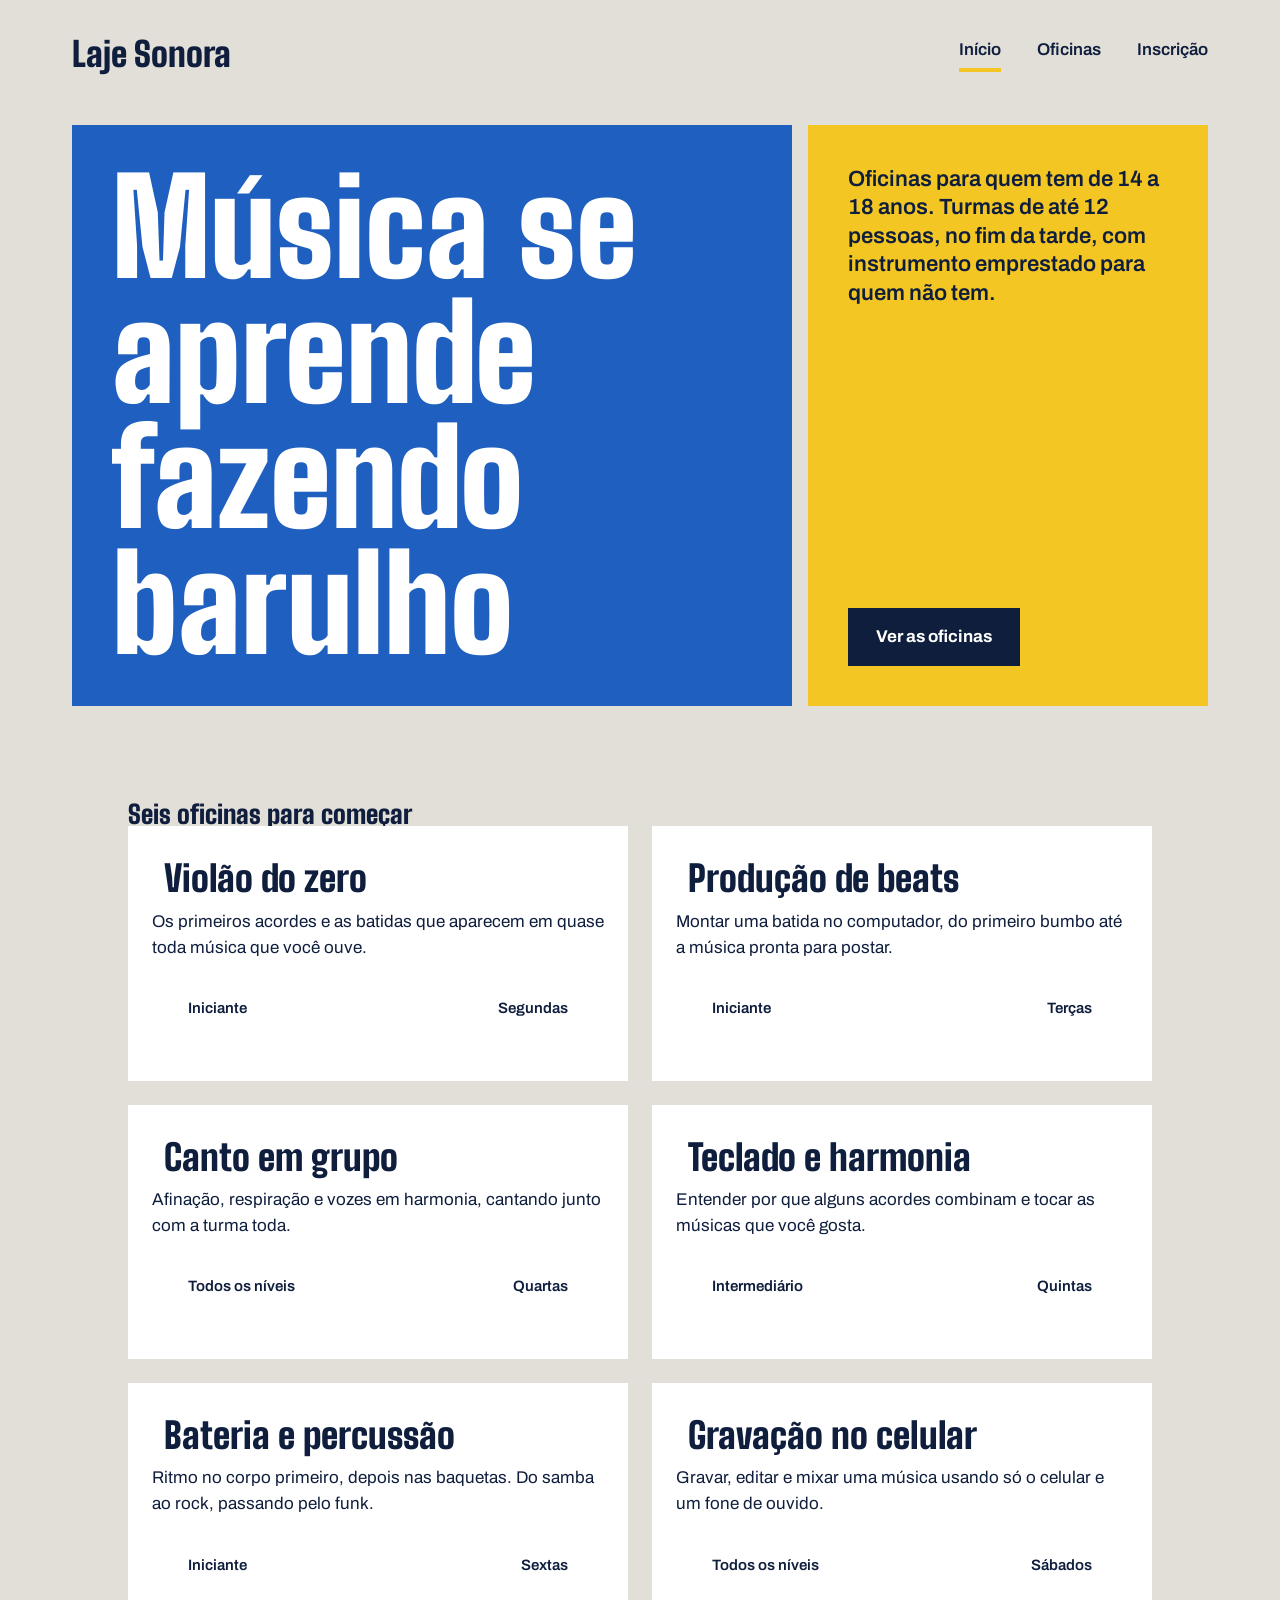
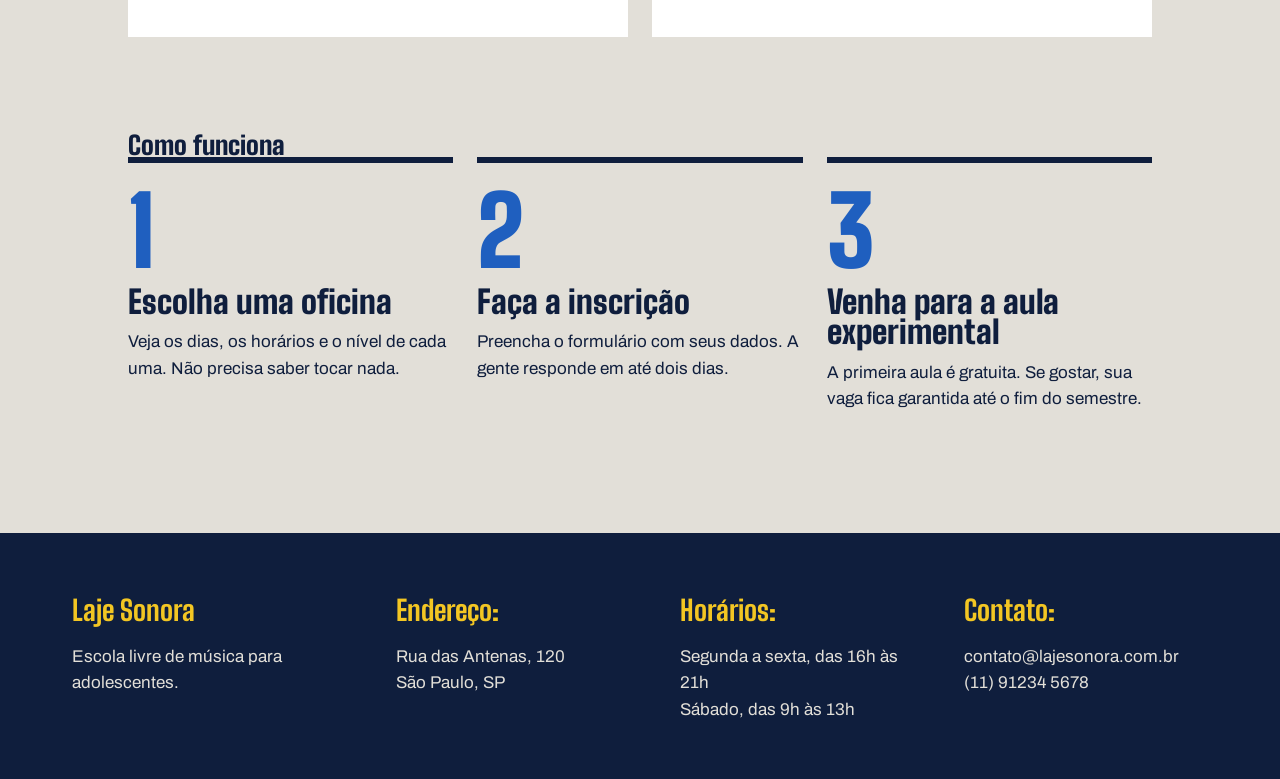
<file: index.html>
<!DOCTYPE html>
<html lang="pt-BR">
<head>
    <meta charset="UTF-8">
    <meta name="viewport" content="width=device-width, initial-scale=1.0">
    <link rel="stylesheet" href="index.css">
    <link rel="stylesheet" href="oficina.html">
    <title>Laje sonora | início</title>

    <link rel="preconnect" href="https://fonts.googleapis.com">
    <link rel="preconnect" href="https://fonts.gstatic.com" crossorigin>
    <link href="https://fonts.googleapis.com/css2?family=Archivo:ital,wght@0,100..900;1,100..900&family=Big+Shoulders:opsz,wght@10..72,100..900&display=swap" rel="stylesheet">
</head>
<body>
    <header class="conteudo topo">
        <a href="index.html" class="logo">
            Laje Sonora
        </a>

        <nav class="menu">
            <a href="./index.html" class="atual">Início</a>
            <a href="./oficina.html">Oficinas</a>
            <a href="./inscricao.html">Inscrição</a>
        </nav>
    </header>

    <main>
        <section class="conteudo cartazes">
            <div class="cartaz cartaz-principal">
                <h1>Música se aprende fazendo barulho</h1>
            </div>
            <div class="cartaz cartaz-lateral">
                <p>Oficinas para quem tem de 14 a 18 anos. Turmas de até 12 pessoas, no fim da tarde, com instrumento emprestado para quem não tem.</p>
                <a href="./oficinas.html" class="botao">Ver as oficinas</a>
            </div>
        </section>
        <section class="conteudo secao">
            <h2 class="titulo-secao">Seis oficinas para começar</h2>
            <div class="cards">
                <article class="card">
                    <div class="foto foto-azul"></div>
                    <div class="card-texto">
                        <h3>Violão do zero</h3>
                        <p>Os primeiros acordes e as batidas que aparecem em quase toda música que você ouve.</p>
                        <div class="card-info">
                            <span>Iniciante</span>
                            <span>Segundas</span>
                        </div>
                    </div>
                </article>
                <article class="card">
                    <div class="foto foto-amarela"></div>
                    <div class="card-texto">
                        <h3>Produção de beats</h3>
                        <p>Montar uma batida no computador, do primeiro bumbo até a música pronta para postar.</p>
                        <div class="card-info">
                            <span>Iniciante</span>
                            <span>Terças</span>
                        </div>
                    </div>
                </article>
                <article class="card">
                    <div class="foto foto-tinta"></div>
                    <div class="card-texto">
                        <h3>Canto em grupo</h3>
                        <p>Afinação, respiração e vozes em harmonia, cantando junto com a turma toda.</p>
                        <div class="card-info">
                            <span>Todos os níveis</span>
                            <span>Quartas</span>
                        </div>
                    </div>
                </article>
                <article class="card">
                    <div class="foto foto"></div>
                    <div class="card-texto">
                        <h3>Teclado e harmonia</h3>
                        <p>Entender por que alguns acordes combinam e tocar as músicas que você gosta.</p>
                        <div class="card-info">
                            <span>Intermediário</span>
                            <span>Quintas</span>
                        </div>
                    </div>
                </article>
                <article class="card">
                    <div class="foto foto-azul"></div>
                    <div class="card-texto">
                        <h3>Bateria e percussão</h3>
                        <p>Ritmo no corpo primeiro, depois nas baquetas. Do samba ao rock, passando pelo funk.</p>
                        <div class="card-info">
                            <span>Iniciante</span>
                            <span>Sextas</span>
                        </div>
                    </div>
                </article>
                <article class="card">
                    <div class="foto foto-amarela"></div>
                    <div class="card-texto">
                        <h3>Gravação no celular</h3>
                        <p>Gravar, editar e mixar uma música usando só o celular e um fone de ouvido.</p>
                        <div class="card-info">
                            <span>Todos os níveis</span>
                            <span>Sábados</span>
                        </div>
                    </div>
                </article>
            </div>
        </section>
        <section class="conteudo secao">
            <h2 class="titulo-secao">Como funciona</h2>
            <div class="passos">
                <div class="passo">
                    <p class="passo-numero">1</p>
                    <h3>Escolha uma oficina</h3>
                    <p>Veja os dias, os horários e o nível de cada uma. Não precisa saber tocar nada.</p>
                </div>
                <div class="passo">
                    <p class="passo-numero">2</p>
                    <h3>Faça a inscrição</h3>
                    <p>Preencha o formulário com seus dados. A gente responde em até dois dias.</p>
                </div>
                <div class="passo">
                    <p class="passo-numero">3</p>
                    <h3>Venha para a aula experimental</h3>
                    <p>A primeira aula é gratuita. Se gostar, sua vaga fica garantida até o fim do semestre.</p>
                </div>
            </div>
        </section>
    </main>
    <footer class="rodape">
        <div class="conteudo rodape-colunas">
            <div class="rodape-coluna">
                <h4>Laje Sonora</h4>
                <p>Escola livre de música para adolescentes.</p>
            </div>
            <br>
            <div class="rodape-coluna">
                <h4>Endereço:</h4>
                <p>Rua das Antenas, 120 <br> São Paulo, SP</p>
            </div>            
            <div class="rodape-coluna">
                <h4>Horários:</h4>
                <p>Segunda a sexta, das 16h às 21h <br> Sábado, das 9h às 13h</p>
            </div>            
            <div class="rodape-coluna">
                <h4>Contato:</h4>
                <p>contato@lajesonora.com.br <br> (11) 91234 5678</p>
            </div>            
        </div>
    </footer>
</body>
</html>
</file>
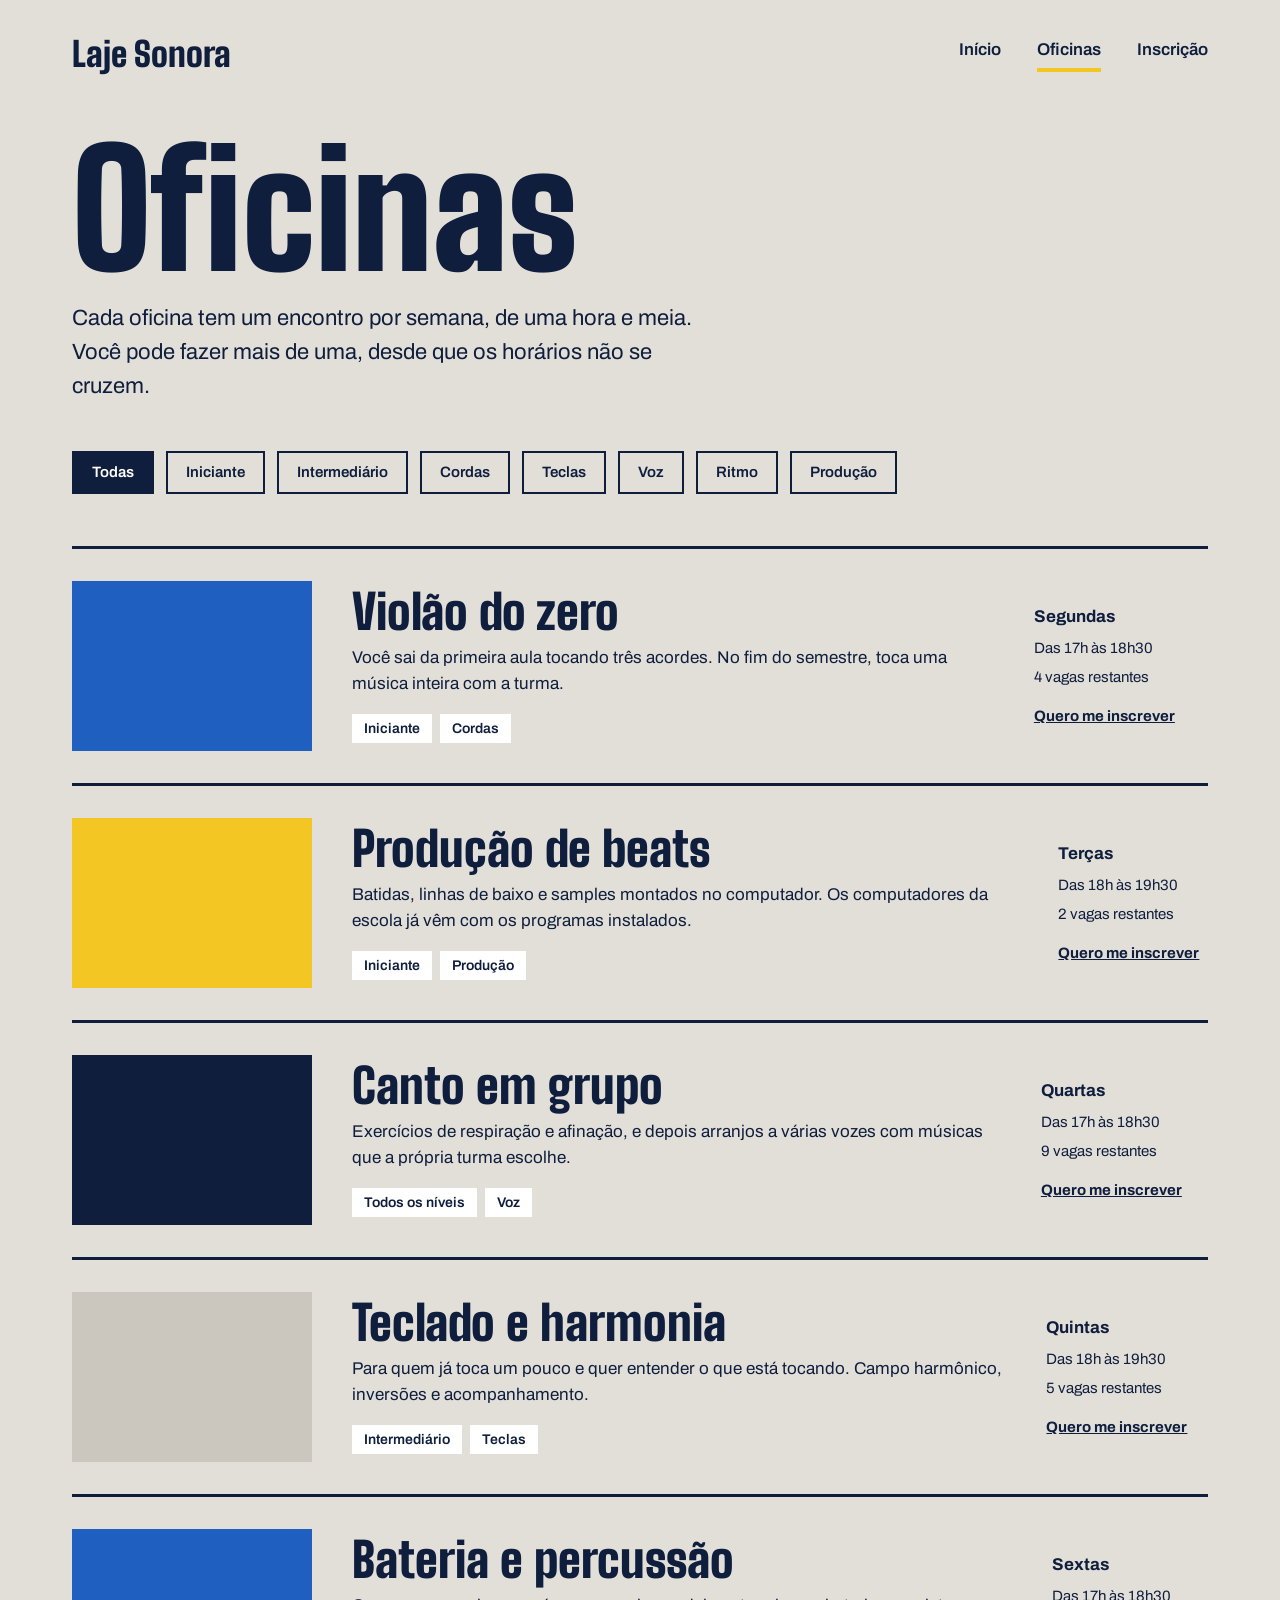
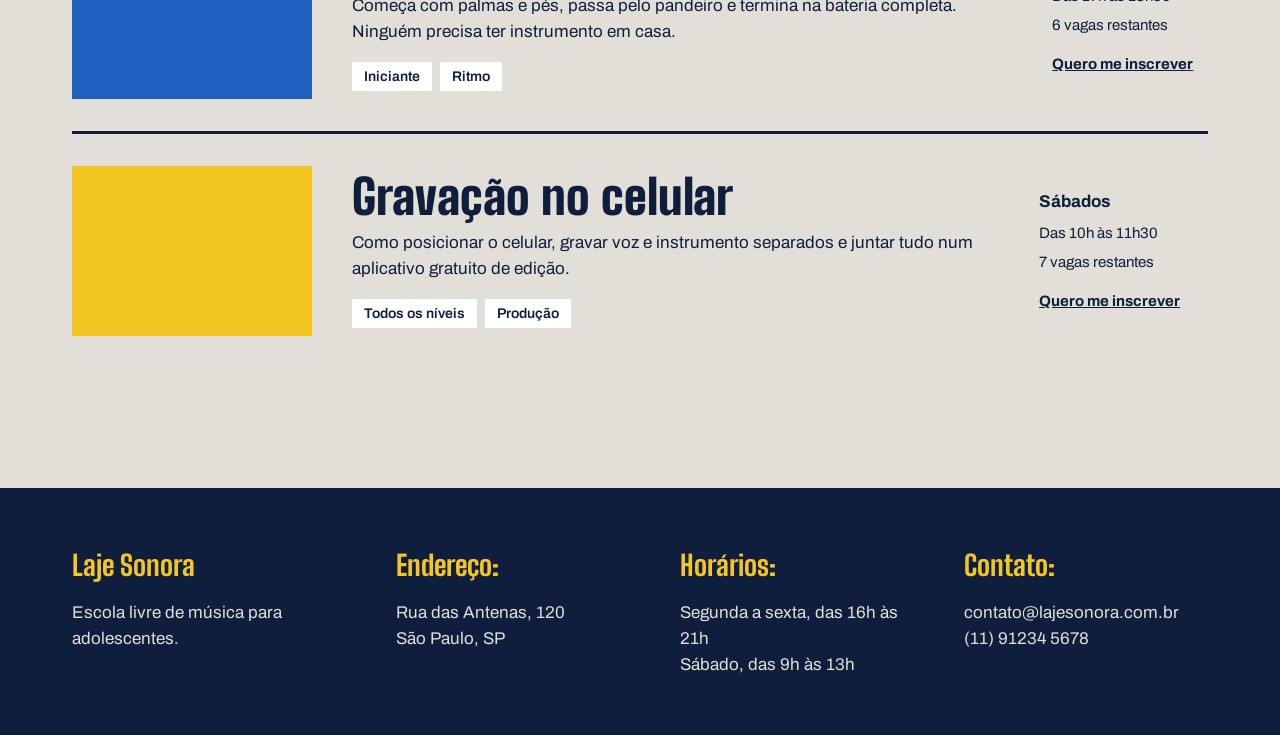
<file: oficina.html>
<!DOCTYPE html>
<html lang="pt-BR">
<head>
    <meta charset="UTF-8">
    <meta name="viewport" content="width=device-width, initial-scale=1.0">
    <link rel="stylesheet" href="oficina.css">
    <title>Laje sonora | Oficinas</title>

    <link rel="preconnect" href="https://fonts.googleapis.com">
    <link rel="preconnect" href="https://fonts.gstatic.com" crossorigin>
    <link href="https://fonts.googleapis.com/css2?family=Archivo:ital,wght@0,100..900;1,100..900&family=Big+Shoulders:opsz,wght@10..72,100..900&display=swap" rel="stylesheet">
</head>
<body>
    <header class="conteudo topo">
        <a href="index.html" class="logo">
            Laje Sonora
        </a>

        <nav class="menu">
            <a href="./index.html">Início</a>
            <a href="./oficina.html" class="atual">Oficinas</a>
            <a href="./inscricao.html">Inscrição</a>
        </nav>
    </header>

    <main class="conteudo"> 
        <h1 class="titulo-pagina">Oficinas</h1>
        <p class="subtitulo-pagina">Cada oficina tem um encontro por semana, de uma hora e meia. Você pode fazer mais de uma, desde que os horários não se cruzem.</p>
        <div class="filtros">
            <span class="filtro ativo">
                Todas
            </span>
            <span class="filtro">
                Iniciante
            </span>
            <span class="filtro">
                Intermediário
            </span>
            <span class="filtro">
                Cordas
            </span>
            <span class="filtro">
                Teclas
            </span>
            <span class="filtro">
                Voz
            </span>
            <span class="filtro">
                Ritmo
            </span>
            <span class="filtro">
                Produção
            </span>
            <div class="lista">
                <article class="oficina">
                    <div class="foto foto-azul"></div>
                    <div class="oficina-texto">
                        <h2>Violão do zero</h2>
                        <p>Você sai da primeira aula tocando três acordes. No fim do semestre, toca uma música inteira com a turma.</p>
                        <div class="etiquetas">
                            <span class="etiqueta">Iniciante</span>
                            <span class="etiqueta">Cordas</span>
                        </div>
                    </div>
                    <div class="oficina-detalhes">
                        <strong>Segundas</strong>
                        <span>Das 17h às 18h30</span>
                        <span>4 vagas restantes</span>
                        <a href="./inscricao.html">Quero me inscrever</a>
                    </div>
                </article>
                <article class="oficina">
                    <div class="foto foto-amarela"></div>
                    <div class="oficina-texto">
                        <h2>Produção de beats</h2>
                        <p>Batidas, linhas de baixo e samples montados no computador. Os computadores da escola já vêm com os programas instalados.</p>
                        <div class="etiquetas">
                            <span class="etiqueta">Iniciante</span>
                            <span class="etiqueta">Produção</span>
                        </div>
                    </div>
                    <div class="oficina-detalhes">
                        <strong>Terças</strong>
                        <span>Das 18h às 19h30</span>
                        <span>2 vagas restantes</span>
                        <a href="./inscricao.html">Quero me inscrever</a>
                    </div>
                </article>
                <article class="oficina">
                    <div class="foto foto-tinta"></div>
                    <div class="oficina-texto">
                        <h2>Canto em grupo</h2>
                        <p>Exercícios de respiração e afinação, e depois arranjos a várias vozes com músicas que a própria turma escolhe.</p>
                        <div class="etiquetas">
                            <span class="etiqueta">Todos os níveis</span>
                            <span class="etiqueta">Voz</span>
                        </div>
                    </div>
                    <div class="oficina-detalhes">
                        <strong>Quartas</strong>
                        <span>Das 17h às 18h30</span>
                        <span>9 vagas restantes</span>
                        <a href="./inscricao.html">Quero me inscrever</a>
                    </div>
                </article>
                <article class="oficina">
                    <div class="foto"></div>
                    <div class="oficina-texto">
                        <h2>Teclado e harmonia</h2>
                        <p>Para quem já toca um pouco e quer entender o que está tocando. Campo harmônico, inversões e acompanhamento.</p>
                        <div class="etiquetas">
                            <span class="etiqueta">Intermediário</span>
                            <span class="etiqueta">Teclas</span>
                        </div>
                    </div>
                    <div class="oficina-detalhes">
                        <strong>Quintas</strong>
                        <span>Das 18h às 19h30</span>
                        <span>5 vagas restantes</span>
                        <a href="./inscricao.html">Quero me inscrever</a>
                    </div>
                </article>
                <article class="oficina">
                    <div class="foto foto-azul"></div>
                    <div class="oficina-texto">
                        <h2>Bateria e percussão</h2>
                        <p>Começa com palmas e pés, passa pelo pandeiro e termina na bateria completa. Ninguém precisa ter instrumento em casa.</p>
                        <div class="etiquetas">
                            <span class="etiqueta">Iniciante</span>
                            <span class="etiqueta">Ritmo</span>
                        </div>
                    </div>
                    <div class="oficina-detalhes">
                        <strong>Sextas</strong>
                        <span>Das 17h às 18h30</span>
                        <span>6 vagas restantes</span>
                        <a href="./inscricao.html">Quero me inscrever</a>
                    </div>
                </article>
                <article class="oficina">
                    <div class="foto foto-amarela"></div>
                    <div class="oficina-texto">
                        <h2>Gravação no celular</h2>
                        <p>Como posicionar o celular, gravar voz e instrumento separados e juntar tudo num aplicativo gratuito de edição.</p>
                        <div class="etiquetas">
                            <span class="etiqueta">Todos os níveis</span>
                            <span class="etiqueta">Produção</span>
                        </div>
                    </div>
                    <div class="oficina-detalhes">
                        <strong>Sábados</strong>
                        <span>Das 10h às 11h30</span>
                        <span>7 vagas restantes</span>
                        <a href="./inscricao.html">Quero me inscrever</a>
                    </div>
                </article>
            </div>
        </div>
    </main>
    <footer class="rodape">
        <div class="conteudo rodape-colunas">
            <div class="rodape-coluna">
                <h4>Laje Sonora</h4>
                <p>Escola livre de música para adolescentes.</p>
            </div>
            <br>
            <div class="rodape-coluna">
                <h4>Endereço:</h4>
                <p>Rua das Antenas, 120 <br> São Paulo, SP</p>
            </div>            
            <div class="rodape-coluna">
                <h4>Horários:</h4>
                <p>Segunda a sexta, das 16h às 21h <br> Sábado, das 9h às 13h</p>
            </div>            
            <div class="rodape-coluna">
                <h4>Contato:</h4>
                <p>contato@lajesonora.com.br <br> (11) 91234 5678</p>
            </div>            
        </div>
    </footer>
</body>
</html>
</file>
<file: index.css>
* {
    margin: 0;
    padding: 0;
    box-sizing: border-box;
}

:root {
    --concreto:#E2DFD8;
    --concreto-escuro:#CBC7BE;
    --tinta:#0F1E3D;
    --caixa-dagua:#1F5FBF;
    --fita:#F3C623;
    --branco:#FFFFFF;
    --fonte-cartaz:"Big Shoulders", "Arial Narrow", sans-serif;
    --fonte-texto:"Archivo", Arial, sans-serif;
}

body {
    background-color: var(--concreto);
    color: var(--tinta);
    font-family: var(--fonte-texto);
    font-size: 17px;
    line-height: 1.55;
}

a {
    color:inherit
}

h1, h2, h3 {
    font-family: var(--fonte-cartaz);
    font-weight: 900;
    line-height: 0.95;
}

.conteudo {
    max-width: 1200px;
    margin-inline: auto;
    padding-inline: 32px;
}

.topo {
    padding-block: 28px;
    display: flex;
    justify-content: space-between;
    align-items: center;
}

.logo {
    font-family: var(--fonte-cartaz);
    font-size: 34px;
    font-weight: 900;
    text-decoration: none;
}

.menu {
    display: flex;
    gap: 36px;
}

.menu a {
    font-weight: 600;
    text-decoration: none;
    padding-bottom: 4px;
    border-bottom: 4px solid transparent;
}

.menu a:hover {
    border-bottom-color: var(--tinta);
}

.menu a.atual {
    border-bottom-color: var(--fita);
}

.cartazes {
    margin-top: 16px;
    display: flex;
    gap: 16px;
}

.cartaz {
    padding: 40px;
}

.cartaz-principal {
    background-color: var(--caixa-dagua);
    color: var(--branco);
    flex: 2;
}

.cartaz-principal h1 {
    font-size: 132px;
    max-width: 9ch;
}

.cartaz-lateral {
    background-color: var(--fita);
    flex: 1;
    display: flex;
    flex-direction: column;
    justify-content: space-between;
    gap: 32px;
    align-items: flex-start;
}

.cartaz-lateral p {
    font-size: 22px;
    font-weight: 600;
    line-height: 1.3;
}

.botao {
    background-color: var(--tinta);
    color: var(--branco);
    font-weight: 700;
    text-decoration: none;
    padding-top: 16px;
    padding-bottom: 16px;
    padding-left: 28px;
    padding-right: 28px;
    border: none;
    font-family: var(--fonte-texto);
    font-size: 17px;
    cursor: pointer;
}

.botao:hover {
    background-color: var(--caixa-dagua);
    }
.secao{
    margin: 96px;
}
titulo-secao{
    font-size: 64px;
    margin: 32px;
}
.cards{
    display: flex;
    flex-wrap: wrap;
    gap: 24px;
}
.card{
    background-color: white;
    border: 3px;
    flex: 1 1 340px;
}
.card.foto{
    height: 170px;
}
.foto{
    background-color: var(--concreto-escuro);
}
.foto-azul{
    background-color: var(--caixa-dagua);
}
.foto-amarelo{
background-color: var(--fita);
}
.fita-tinta{
    background-color: var(--tinta);
}
.card-texto{
    padding: 24px;
}
.card h3{
font-size: 36px;
margin: 12px;
}
.card-info{
    margin: 20px;
    padding: 16px;
    border-top: 2px var(--concreto-escuro);
    font-weight: 600;
    font-size: 15px;
    display: flex;
    justify-content: space-between;
}
.passos {
    display: flex;
    gap: 24px;
}

.passo {
    border-top: 6px solid var(--tinta);
    padding-top: 20px;
    flex: 1;
}

.passo-numero {
    font-family: var(--fonte-cartaz);
    font-size: 96px;
    font-weight: 900;
    line-height: 1;
    color: var(--caixa-dagua);
}

.passo h3 {
    font-size: 32px;
    margin-block: 8px 12px;
}

.rodape {
    margin-top: 120px;
    background-color: var(--tinta);
    color: var(--concreto);
    padding-block: 56px;
}

.rodape-colunas {
    display: flex;
    gap: 40px;
}

.rodape-coluna {
    flex: 1;
}

.rodape h4 {
    font-family: var(--fonte-cartaz);
    font-size: 28px;
    color: var(--fita);
    margin-bottom: 12px;
}
</file>
<file: oficina.css>
* {
    margin: 0;
    padding: 0;
    box-sizing: border-box;
}

:root {
    --concreto:#E2DFD8;
    --concreto-escuro:#CBC7BE;
    --tinta:#0F1E3D;
    --caixa-dagua:#1F5FBF;
    --fita:#F3C623;
    --branco:#FFFFFF;
    --fonte-cartaz:"Big Shoulders", "Arial Narrow", sans-serif;
    --fonte-texto:"Archivo", Arial, sans-serif;
}

body {
    background-color: var(--concreto);
    color: var(--tinta);
    font-family: var(--fonte-texto);
    font-size: 17px;
    line-height: 1.55;
}

a {
    color:inherit
}

h1, h2, h3 {
    font-family: var(--fonte-cartaz);
    font-weight: 900;
    line-height: 0.95;
}

.conteudo {
    max-width: 1200px;
    margin-inline: auto;
    padding-inline: 32px;
}

.topo {
    padding-block: 28px;
    display: flex;
    justify-content: space-between;
    align-items: center;
}

.logo {
    font-family: var(--fonte-cartaz);
    font-size: 34px;
    font-weight: 900;
    text-decoration: none;
}

.menu {
    display: flex;
    gap: 36px;
}

.menu a {
    font-weight: 600;
    text-decoration: none;
    padding-bottom: 4px;
    border-bottom: 4px solid transparent;
}

.menu a:hover {
    border-bottom-color: var(--tinta);
}

.menu a.atual {
    border-bottom-color: var(--fita);
}

.foto {
    background-color: var(--concreto-escuro);
}

.foto-azul {
    background-color: var(--caixa-dagua);
}

.foto-amarela {
    background-color: var(--fita);
}

.foto-tinta {
    background-color: var(--tinta);
}

.rodape {
    margin-top: 120px;
    background-color: var(--tinta);
    color: var(--concreto);
    padding-block: 56px;
}

.rodape-colunas {
    display: flex;
    gap: 40px;
}

.rodape-coluna {
    flex: 1;
}

.rodape h4 {
    font-family: var(--fonte-cartaz);
    font-size: 28px;
    color: var(--fita);
    margin-bottom: 12px;
}

.titulo-pagina {
    font-size: 160px;
    margin-top: 24px;
}

.subtitulo-pagina {
    font-size: 22px;
    max-width: 640px;
    margin-top: 16px;
}

.filtros {
    margin-top: 48px;
    display: flex;
    gap: 12px;
    flex-wrap: wrap;
}

.filtro {
    border: 2px solid var(--tinta);
    padding-block: 8px;
    padding-inline: 18px;
    font-weight: 600;
    font-size: 15px;
}

.filtro.ativo {
    background-color: var(--tinta);
    color: var(--branco);
}

.lista {
    margin-top: 40px;
}

.oficina {
    padding-block: 32px;
    border-top: 3px solid var(--tinta);
    display: flex;
    justify-content: center;
    align-items: center;
    gap: 40px;
}

.oficina .foto {
    width: 240px;
    height: 170px;
    flex-shrink: 0;
}

.oficina-texto {
    width: fit-content;
}

.oficina h2 {
    font-size: 48px;
    margin-bottom: 10px;
}

.etiquetas {
    margin-top: 16px;
    display: flex;
    gap: 8px;
}

.etiqueta {
    background-color: var(--branco);
    padding-block: 4px;
    padding-inline: 12px;
    font-size: 14px;
    font-weight: 600;
}

.oficina-detalhes {
    width: 220px;
    font-size: 15px;
    display: flex;
    flex-direction: column;
    gap: 6px;
}

.oficina-detalhes strong {
    font-size: 17px;
}

.oficina-detalhes a {
    margin-top: 10px;
    font-weight: 700;
}

.big-shoulders-bigShould {
    font-family: "Big Shoulders", sans-serif;
    font-optical-sizing: auto;
    font-weight:800;
    font-style: normal;
}
  
.archivo-arch {
    font-family: "Archivo", sans-serif;
    font-optical-sizing: auto;
    font-weight: 345;
    font-style: normal;
    font-variation-settings: "width" 100;
}
</file>
